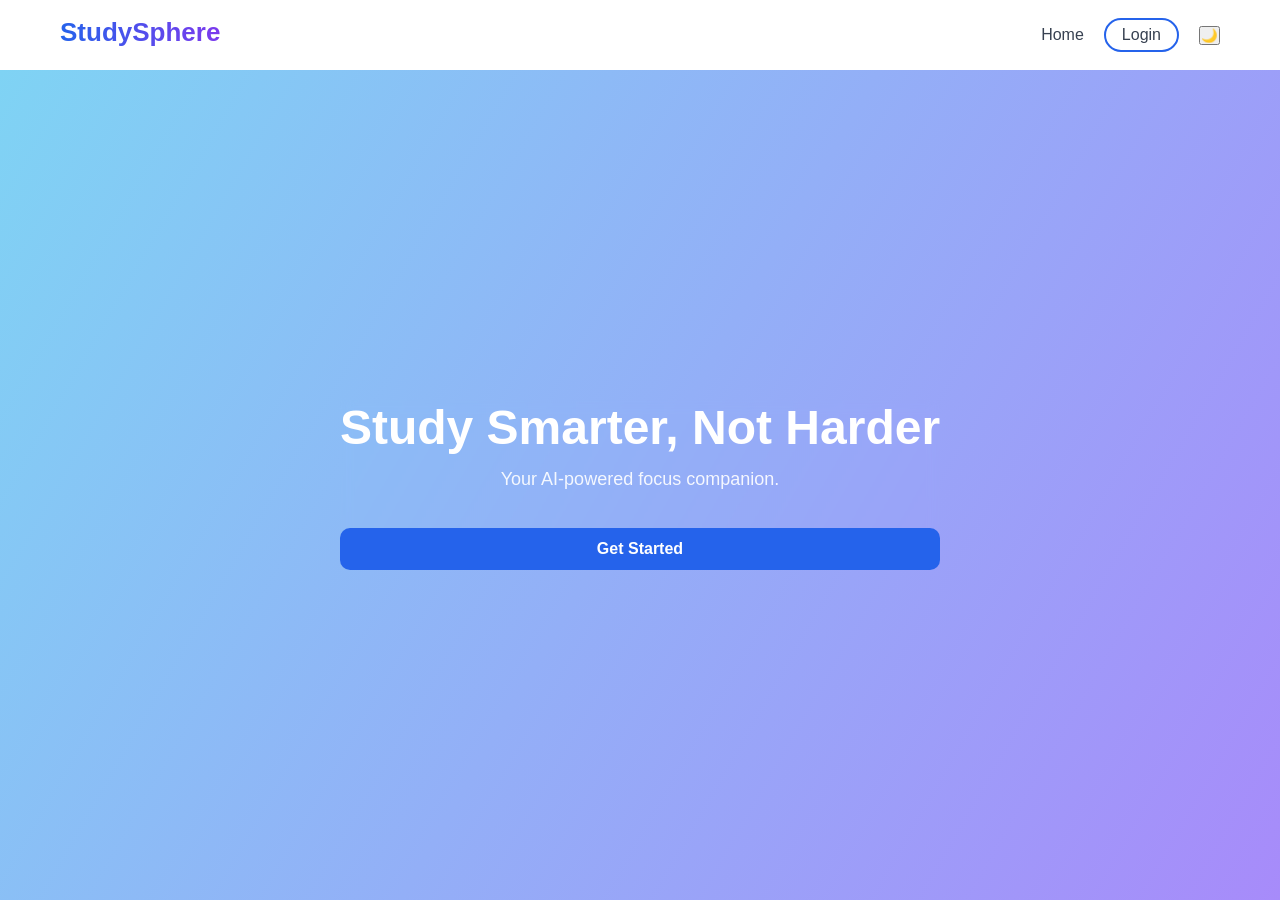
<file: index.html>
<!DOCTYPE html>
<html lang="en">
<head>
  <meta charset="UTF-8" />
  <meta name="viewport" content="width=device-width, initial-scale=1.0"/>
  <title>StudySphere</title>
  <link rel="stylesheet"
href="https://cdnjs.cloudflare.com/ajax/libs/font-awesome/6.4.2/css/all.min.css">
  <link rel="stylesheet" href="style.css">
</head>

<body>

<!-- NAVBAR -->
<nav class="navbar">
  <h2 class="logo">StudySphere</h2>

  <div class="nav-links">
    <a href="index.html">Home</a>
    <a href="login.html" class="btn-outline">Login</a>
    <button id="themeToggle">🌙</button>
  </div>
</nav>

<!-- HERO -->
<section class="hero">
  <div class="hero-content">
    <h1>Study Smarter, Not Harder</h1>
    <p>Your AI-powered focus companion.</p>
    <a href="login.html" class="btn-primary">Get Started</a>
  </div>
</section>
<script src="theme.js"></script>
</body>
</html>
</file>
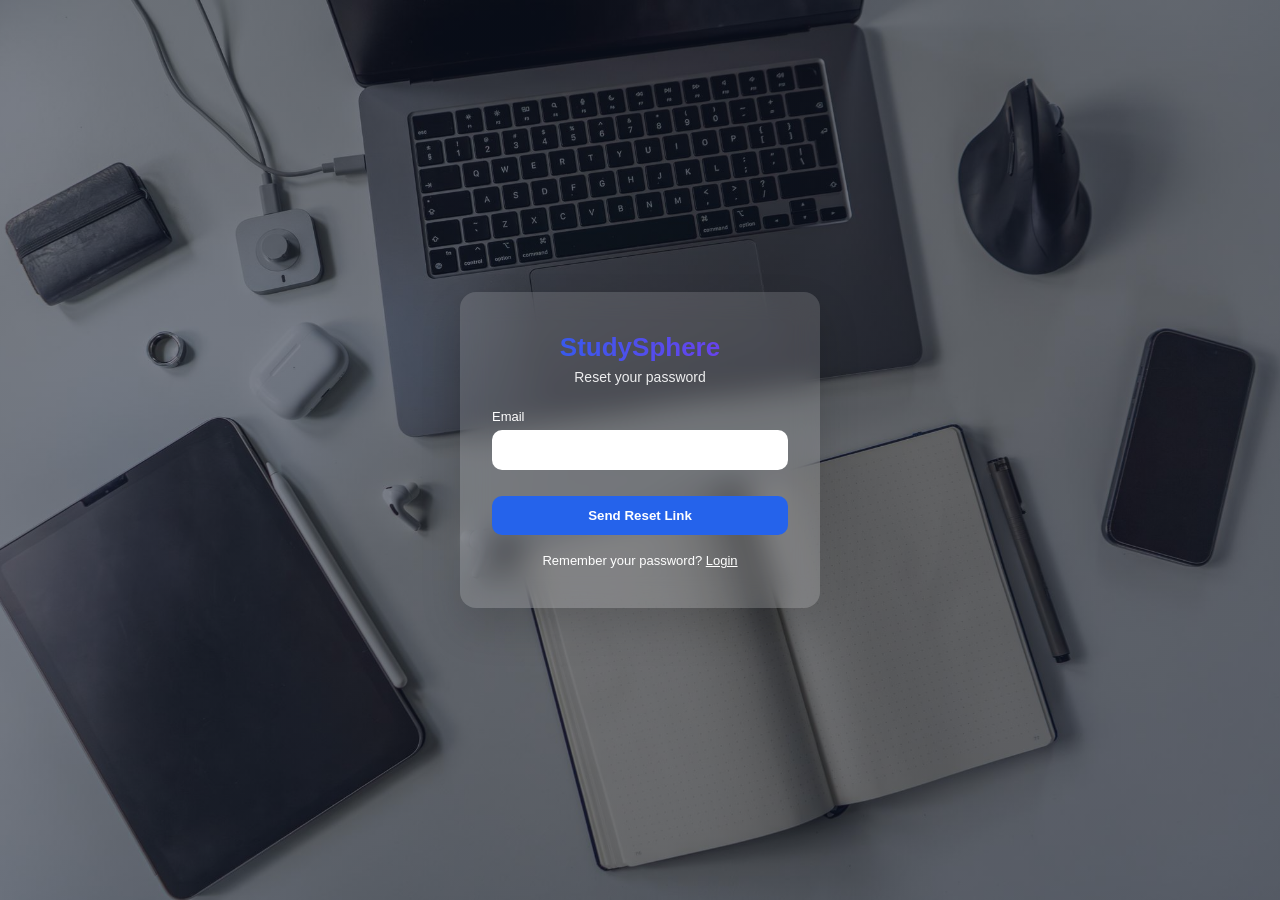
<file: forgot.html>
<!DOCTYPE html>
<html lang="en">
<head>
  <meta charset="UTF-8" />
  <meta name="viewport" content="width=device-width, initial-scale=1.0"/>
  <title>Forgot Password — StudySphere</title>
  <link rel="stylesheet" href="style.css"/>
</head>
<body class="login-container">

  <div class="login-card">
    <div class="logo">StudySphere</div>
    <div class="subtitle">Reset your password</div>

    <form id="forgotForm">

      <div class="input-group">
        <label>Email</label>
        <input type="email" id="forgotEmail" required>
      </div>

      <button type="submit" class="btn-primary">
        Send Reset Link
      </button>

      <p id="forgotMsg" class="small-text"></p>

    </form>

    <div class="small-text">
      Remember your password?
      <a href="login.html">Login</a>
    </div>
  </div>

  <script src="auth.js"></script>
  <script src="theme.js"></script>

</body>
</html>
</file>
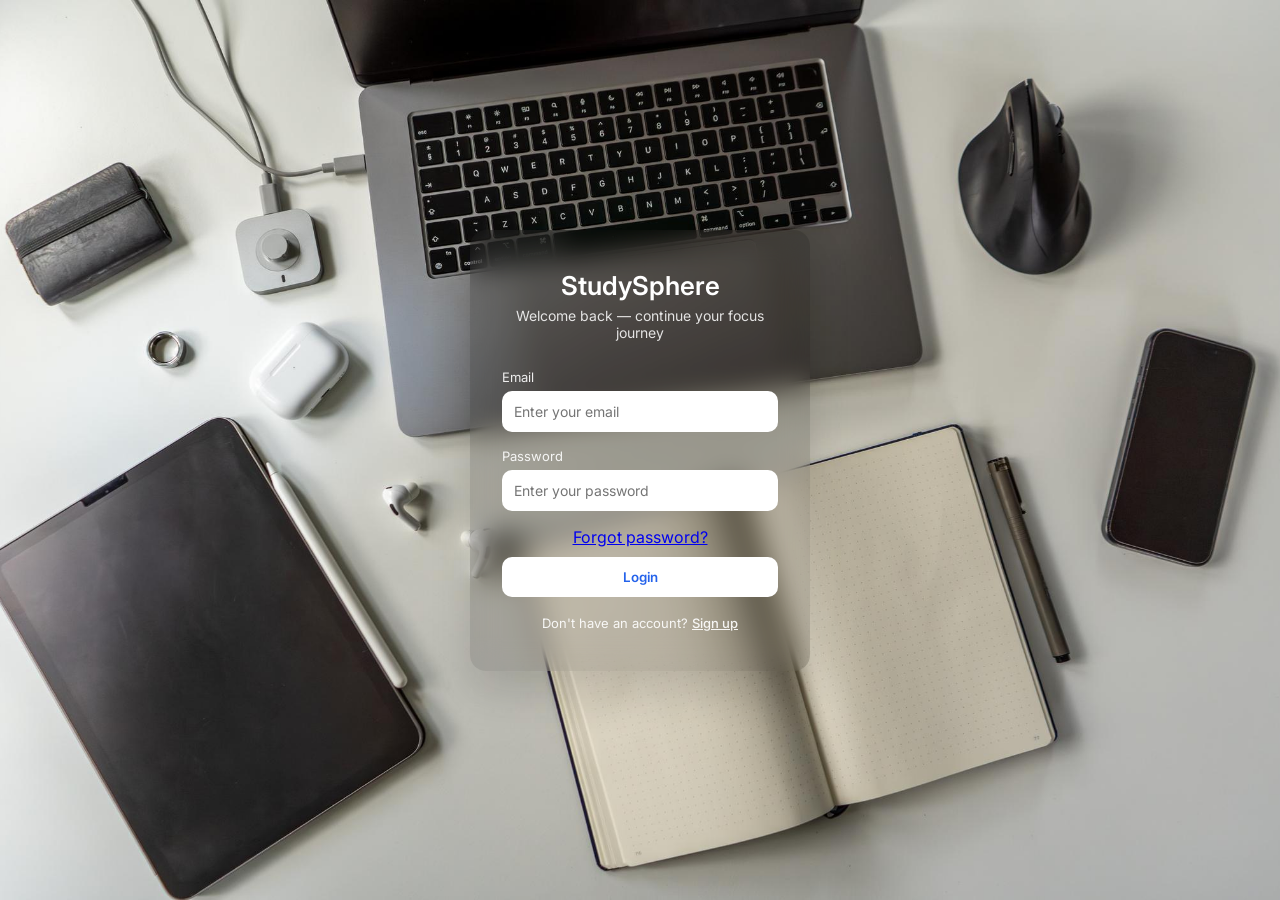
<file: login.html>
<!DOCTYPE html>
<html lang="en">
<head>
  <meta charset="UTF-8" />
  <meta name="viewport" content="width=device-width, initial-scale=1.0"/>
  <title>Login - StudySphere</title>

  <!-- Google Font -->
  <link href="https://fonts.googleapis.com/css2?family=Inter:wght@400;500;600&display=swap" rel="stylesheet">

  <style>
    * {
      box-sizing: border-box;
      font-family: 'Inter', sans-serif;
    }

    body {
      margin: 0;
      height: 100vh;
      display: flex;
      justify-content: center;
      align-items: center;
      background: url("images/bg-study.jpg") center/cover no-repeat;;
    }

    .login-container {
      width: 100%;
      max-width: 380px;
      padding: 20px;
    }

    .login-card {
      background: rgba(5, 5, 5, 0.15);
      backdrop-filter: blur(14px);
      -webkit-backdrop-filter: blur(14px);
      border-radius: 16px;
      padding: 40px 32px;
      box-shadow: 0 20px 40px rgba(12, 12, 12, 0.15);
      color: white;
      text-align: center;
    }

    .logo {
      font-size: 26px;
      font-weight: 600;
      margin-bottom: 6px;
    }

    .subtitle {
      font-size: 14px;
      opacity: 0.85;
      margin-bottom: 28px;
    }

    .input-group {
      text-align: left;
      margin-bottom: 16px;
    }

    .input-group label {
      font-size: 13px;
      display: block;
      margin-bottom: 6px;
      opacity: 0.9;
    }

    .input-group input {
      width: 100%;
      padding: 12px;
      border-radius: 10px;
      border: none;
      outline: none;
      font-size: 14px;
      transition: 0.25s ease;
    }

    .input-group input:focus {
      transform: scale(1.02);
      box-shadow: 0 0 0 2px rgba(255,255,255,0.35);
    }

    .btn-primary {
      width: 100%;
      padding: 12px;
      border-radius: 10px;
      border: none;
      background: white;
      color: #2563eb;
      font-weight: 600;
      cursor: pointer;
      margin-top: 10px;
      transition: 0.25s ease;
    }

    .btn-primary:hover {
      transform: translateY(-1px);
      box-shadow: 0 8px 18px rgba(0,0,0,0.2);
    }

    .small-text {
      font-size: 13px;
      margin-top: 18px;
      opacity: 0.9;
    }

    .small-text a {
      color: white;
      font-weight: 500;
      text-decoration: underline;
    }

    /* Mobile */
    @media (max-width: 420px) {
      .login-card {
        padding: 32px 22px;
      }
    }
  </style>
</head>

<body>

<div class="login-container">
  <div class="login-card">

    <div class="logo">StudySphere</div>
    <div class="subtitle">Welcome back — continue your focus journey</div>

    <form id="loginForm">

      <div class="input-group">
        <label>Email</label>
        <input type="email" id="email" placeholder="Enter your email" required />
      </div>

      <div class="input-group">
        <label>Password</label>
        <input type="password" id="password" placeholder="Enter your password" required />
      </div>
      <div class="forgot-row">
        <a href="forgot.html" class="forgot-link">Forgot password?</a>
      </div>

      <button type="submit" class="btn-primary">Login</button>

    </form>

    <div class="small-text">
      Don't have an account?
      <a href="signup.html">Sign up</a>
    </div>

  </div>
</div>

<script>
document.getElementById("loginForm").addEventListener("submit", function(e) {
  e.preventDefault();

  const email = document.getElementById("email").value;
  const password = document.getElementById("password").value;

  const storedUser = JSON.parse(localStorage.getItem("user"));

  if (!storedUser) {
    alert("User not registered. Please sign up first.");
    return;
  }

  if (storedUser.email === email && storedUser.password === password) {
    localStorage.setItem("isLoggedIn", "true");
    window.location.href = "dashboard.html";
  } else {
    alert("Invalid email or password");
  }
});
</script>

</body>
</html>
</file>
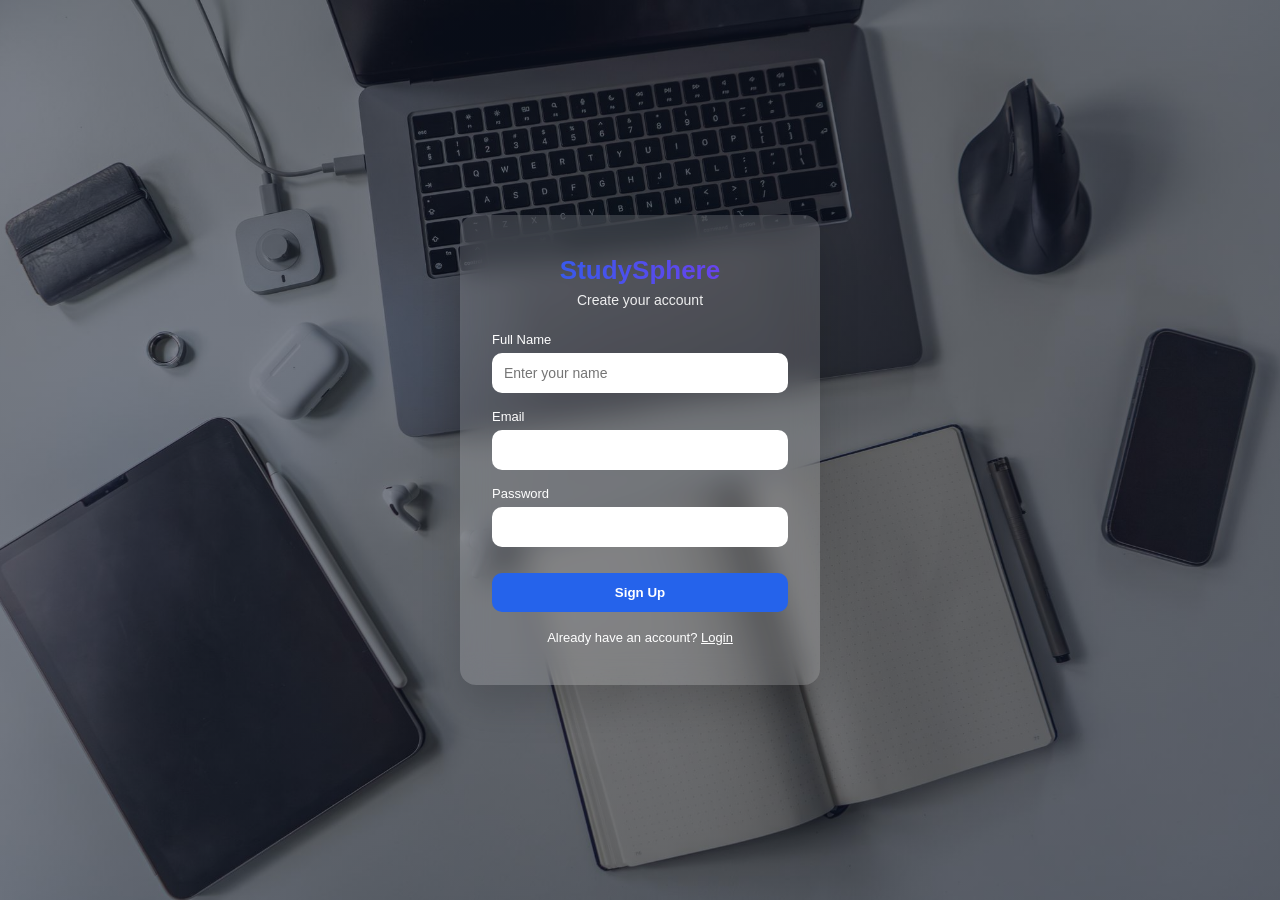
<file: signup.html>
<!DOCTYPE html>
<html lang="en">
<head>
  <meta charset="UTF-8" />
  <meta name="viewport" content="width=device-width, initial-scale=1.0"/>
  <title>Sign Up - StudySphere</title>
  <link rel="stylesheet" href="style.css">
</head>

<body class="login-container">

  <div class="login-card">
    <div class="logo">StudySphere</div>
    <div class="subtitle">Create your account</div>

    <form id="signupForm">
      <div class="input-group">
        <label>Full Name</label>
        <input type="text" id="signupName" placeholder="Enter your name" required>
      </div>

      <div class="input-group">
        <label>Email</label>
        <input type="email" id="signupEmail" required>
      </div>

      <div class="input-group">
        <label>Password</label>
        <input type="password" id="signupPassword" required>
      </div>

      <button type="submit" class="btn-primary">Sign Up</button>

      <p id="signupMsg" class="small-text"></p>
      
      </form>

    

    <div class="small-text">
      Already have an account?
      <a href="login.html">Login</a>
    </div>
  </div>

<script src="auth.js"></script>
<script src="theme.js"></script>
</body>
</html>
</file>
<file: style.css>
/* ===== RESET ===== */
* {
    margin: 0;
    padding: 0;
    box-sizing: border-box;
    font-family: 'Inter', sans-serif;
  }
  
  /* ===== ROOT COLORS ===== */
  :root {
    --primary: #2563eb;
    --bg: #f8fafc;
    --card: #ffffff;
    --text: #111827;
    --sidebar: #111827;
    --danger: #ef4444;
  }
  
  /* ===== BODY ===== */
  body {
    background: var(--bg);
    color: var(--text);
    min-height: 100vh;
  }
  
  /* ================= LOGIN PAGE ================= */
  
  .login-container {
    min-height: 100vh;
    display: flex;
    justify-content: center;
    align-items: center;
  
    background:
      linear-gradient(rgba(15,23,42,0.55), rgba(15,23,42,0.55)),
      url("images/bg-study.jpg") center/cover no-repeat;
  }
  
  
  .login-card {
    background: rgba(255, 255, 255, 0.15);
    backdrop-filter: blur(14px);
    -webkit-backdrop-filter: blur(14px);
    border-radius: 16px;
    padding: 40px 32px;
    box-shadow: 0 20px 40px rgba(0,0,0,0.15);
    color: white;
    width: 360px;
    text-align: center;
  }
  
  .logo {
    font-size: 24px;
    font-weight: 600;
    margin-bottom: 6px;
  }
  
  .subtitle {
    font-size: 14px;
    opacity: 0.9;
    margin-bottom: 24px;
  }
  
  .input-group {
    text-align: left;
    margin-bottom: 16px;
  }
  
  .input-group label {
    font-size: 13px;
    margin-bottom: 6px;
    display: block;
  }
  
  .input-group input {
    width: 100%;
    padding: 12px;
    border-radius: 10px;
    border: none;
    outline: none;
    font-size: 14px;
    transition: 0.25s ease;
  }
  
  .input-group input:focus {
    transform: scale(1.02);
    box-shadow: 0 0 0 2px rgba(255,255,255,0.35);
  }
  
  .btn-primary {
    width: 100%;
    padding: 12px;
    border-radius: 10px;
    border: none;
    background: white;
    color: #2563eb;
    font-weight: 600;
    cursor: pointer;
    margin-top: 10px;
    transition: 0.25s ease;
  }
  
  .btn-primary:hover {
    transform: translateY(-1px);
    box-shadow: 0 8px 18px rgba(0,0,0,0.2);
  }
  
  .small-text {
    font-size: 13px;
    margin-top: 18px;
  }
  
  .small-text a {
    color: white;
    text-decoration: underline;
  }
  
  /* ================= DASHBOARD ================= */
  
  .dashboard-layout {
    display: flex;
    min-height: 100vh;
  }
  
  /* SIDEBAR */
  .sidebar {
    width: 240px;
    background: var(--sidebar);
    color: white;
    padding: 24px 20px;
    display: flex;
    flex-direction: column;
  }
  
  .nav-item {
    padding: 12px 14px;
    border-radius: 8px;
    margin-bottom: 8px;
    cursor: pointer;
    opacity: 0.9;
    transition: 0.2s ease;
  }
  
  .nav-item:hover {
    background: rgba(255,255,255,0.08);
    opacity: 1;
  }
  
  /* MAIN */
  .main {
    flex: 1;
    padding: 28px 36px;
  }
  
  .topbar {
    display: flex;
    justify-content: space-between;
    align-items: center;
    margin-bottom: 28px;
  }
  
  .logout-btn {
    background: var(--danger);
    color: white;
    border: none;
    padding: 10px 18px;
    border-radius: 8px;
    cursor: pointer;
    font-weight: 500;
  }
  
  /* STATS */
  .stats {
    display: grid;
    grid-template-columns: repeat(auto-fit, minmax(200px, 1fr));
    gap: 20px;
    margin-bottom: 30px;
  }
  
  .card {
    background: white;
    padding: 22px;
    border-radius: 14px;
    box-shadow: 0 10px 25px rgba(0,0,0,0.06);
  }
  
  .card h3 {
    font-size: 14px;
    opacity: 0.7;
  }
  
  .card p {
    margin-top: 8px;
    font-size: 26px;
    font-weight: 600;
    color: var(--primary);
  }
  
  /* PANEL */
  .panel {
    background: white;
    padding: 28px;
    border-radius: 14px;
    box-shadow: 0 10px 25px rgba(0,0,0,0.06);
    min-height: 260px;
  }
  
  /* MOBILE */
  @media (max-width: 768px) {
    .sidebar {
      display: none;
    }
    .main {
      padding: 20px;
    }
  }
  /* ================= LANDING PAGE ================= */

/* NAVBAR */

/* ===== NAVBAR ===== */

.navbar{
  height:70px;
  display:flex;
  justify-content:space-between;
  align-items:center;
  padding:0 60px;

  background:white;
  box-shadow:0 4px 15px rgba(0,0,0,0.08);
}

/* StudySphere logo */
.logo{
  font-size:26px;
  font-weight:700;
  background:linear-gradient(90deg,#2563eb,#7c3aed);

  -webkit-background-clip:text;
  background-clip:text;

  -webkit-text-fill-color:transparent;
}
/* nav links container */
.nav-links{
  display:flex;
  align-items:center;
  gap:20px;
}

/* navigation links */

.nav-links a{
  text-decoration:none;
  color:#374151;
  font-weight:500;
  transition:0.3s;
}

.nav-links a:hover{
  color:#2563eb;
}

/* login button */

.btn-outline{
  border:2px solid #2563eb;
  padding:6px 16px;
  border-radius:20px;
  color:#2563eb;
  font-weight:500;
  transition:0.3s;
}

.btn-outline:hover{
  background:#2563eb;
  color:white;
}

/*.navbar {
    height: 70px;            
    display: flex;
    justify-content: space-between;
    align-items: center;
    padding: 0 60px;           
    background: white;
    box-shadow: 0 2px 10px rgba(0,0,0,0.05);
  }


.nav-links a {
  margin-right: 16px;
  text-decoration: none;
  color: var(--text);
  font-weight: 500;
}

.btn-outline {
  border: 1px solid var(--primary);
  padding: 6px 14px;
  border-radius: 8px;
}*/

/* HERO */
/*.hero {
  text-align: center;
  padding: 120px 20px;
  max-width: 900px;
  margin: auto;
}*/

.hero h1 {
  font-size: 48px;
  margin-bottom: 16px;
}

.hero p {
  font-size: 18px;
  opacity: 0.7;
  margin-bottom: 28px;
}

/* PRIMARY BUTTON */
.btn-primary {
  background: var(--primary);
  color: white;
  padding: 12px 24px;
  border-radius: 10px;
  text-decoration: none;
  font-weight: 600;
  display: inline-block;
}
/* ================= APP LAYOUT ================= */

.app-layout {
  display: flex;
  min-height: 100vh;
  background: #f6f8fb;
}

/* SIDEBAR — 240px locked */
.sidebar {
  width: 240px;
  background: #ffffff;
  border-right: 1px solid #e5e7eb;
  padding: 20px 16px;
  display: flex;
  flex-direction: column;
}

.sidebar-header {
  display: flex;
  gap: 10px;
  align-items: center;
  margin-bottom: 24px;
}

.logo-box{
  width:40px;
  height:40px;
  background:linear-gradient(135deg,#2563eb,#7c3aed);
  border-radius:10px;
  display:flex;
  align-items:center;
  justify-content:center;
  color:white;
  font-size:18px;
}

.brand{
  font-size:16px;
  font-weight:600;
  color:#111827;
}

.brand-sub{
  font-size:12px;
  color:#6b7280;
}

/* NAV */

.nav-item{
  display:flex;
  align-items:center;
  gap:10px;
  padding:12px 14px;
  border-radius:10px;
  margin-bottom:8px;
  cursor:pointer;
  font-size:14px;
  color:#374151;
  text-decoration:none;
  transition:all 0.2s ease;
}

.nav-item:hover{
  background:#eef2ff;
  color:#2563eb;
}

.nav-item.active{
  background:#e0e7ff;
  color:#2563eb;
  font-weight:600;
}

/* MAIN */

.main {
  flex: 1;
  padding: 28px 36px;
}

/* TOPBAR */

.topbar {
  display: flex;
  justify-content: space-between;
  margin-bottom: 24px;
}

.search {
  width: 420px;
  padding: 12px 14px;
  border-radius: 12px;
  border: 1px solid #e5e7eb;
}

.top-actions {
  display: flex;
  gap: 10px;
}

/* WELCOME */

.welcome {
  font-size: 28px;
  margin-bottom: 6px;
}

.welcome-sub {
  opacity: 0.7;
  margin-bottom: 24px;
}

/* AI CARD */

.ai-card {
  background: linear-gradient(135deg, #4f46e5, #9333ea);
  color: white;
  padding: 24px;
  border-radius: 18px;
  margin-bottom: 26px;
}

/* STATS */

.stats-grid{
display:grid;
grid-template-columns:repeat(4,1fr);
gap:20px;
margin-top:20px;
}

/*.stat-card{
background:white;
padding:20px;
border-radius:12px;
transition:0.3s;
}*/

.stat-card{
background:white;
padding:20px;
border-radius:12px;
box-shadow:0 2px 10px rgba(0,0,0,0.05);
}

.stat-num{
font-size:28px;
font-weight:700;
}

.stat-label{
color:#666;
font-size:14px;
}

.stat-card:hover{
transform:translateY(-6px);
box-shadow:0 10px 20px rgba(0,0,0,0.1);
}

/*.stat-num {
  font-size: 24px;
  font-weight: 600;
}

.stat-label {
  font-size: 13px;
  opacity: 0.7;
}*/

/* ===== Forgot Password ===== */

.forgot-row {
  text-align: right;
  margin-top: 6px;
  margin-bottom: 14px;
}

.forgot-link {
  font-size: 13px;
  color: #f1636afa;
  text-decoration: none;
  font-weight: 500;
}

.forgot-link:hover {
  text-decoration: underline;
}
/* ================= HERO PREMIUM ================= */

/*.hero {
  min-height: calc(100vh - 70px);
  display: flex;
  align-items: center;
  justify-content: center;
  text-align: center;

  /* 🔥 background image */
  /*background:
    linear-gradient(rgba(15,23,42,0.55), rgba(15,23,42,0.55)),
    url("images/bg-study.jpg");

  background-size: cover;
  background-position: center;
  background-repeat: no-repeat;

  color: white;
  padding: 40px 20px;
}*/

/* ================= HERO ================= */

.hero {
  min-height: calc(100vh - 70px);
  display: flex;
  align-items: center;
  justify-content: center;
  text-align: center;

  background: linear-gradient(120deg, #7fd3f4, #a78bfa);

  color: white;
  padding: 40px 20px;
}

.hero-content {
  max-width: 800px;
  backdrop-filter: blur(6px);
}

.hero h1 {
  font-size: 48px;
  font-weight: 700;
  margin-bottom: 14px;
}

.hero p {
  font-size: 18px;
  opacity: 0.9;
  margin-bottom: 28px;
}

/* mobile */
@media (max-width: 600px) {
  .hero h1 {
    font-size: 32px;
  }
}

.panel input {
  padding: 10px;
  margin: 6px;
  border-radius: 8px;
  border: 1px solid #ddd;
}

.panel button {
  padding: 10px 16px;
  background: #2563eb;
  color: white;
  border: none;
  border-radius: 8px;
  cursor: pointer;
}

/* ===== DARK MODE ===== */

.dark-mode {
  background: #111827;
  color: white;
}

.dark-mode .navbar{
  background:#1f2937;
}

.dark-mode .hero{
  background: linear-gradient(120deg,#1e293b,#312e81);
}

.dark-mode .btn-outline{
  border-color:white;
  color:white;
}

.dark-mode .btn-outline:hover{
  background:white;
  color:#111827;
}

.section{
display:none;
margin-top:20px;
}
</file>
